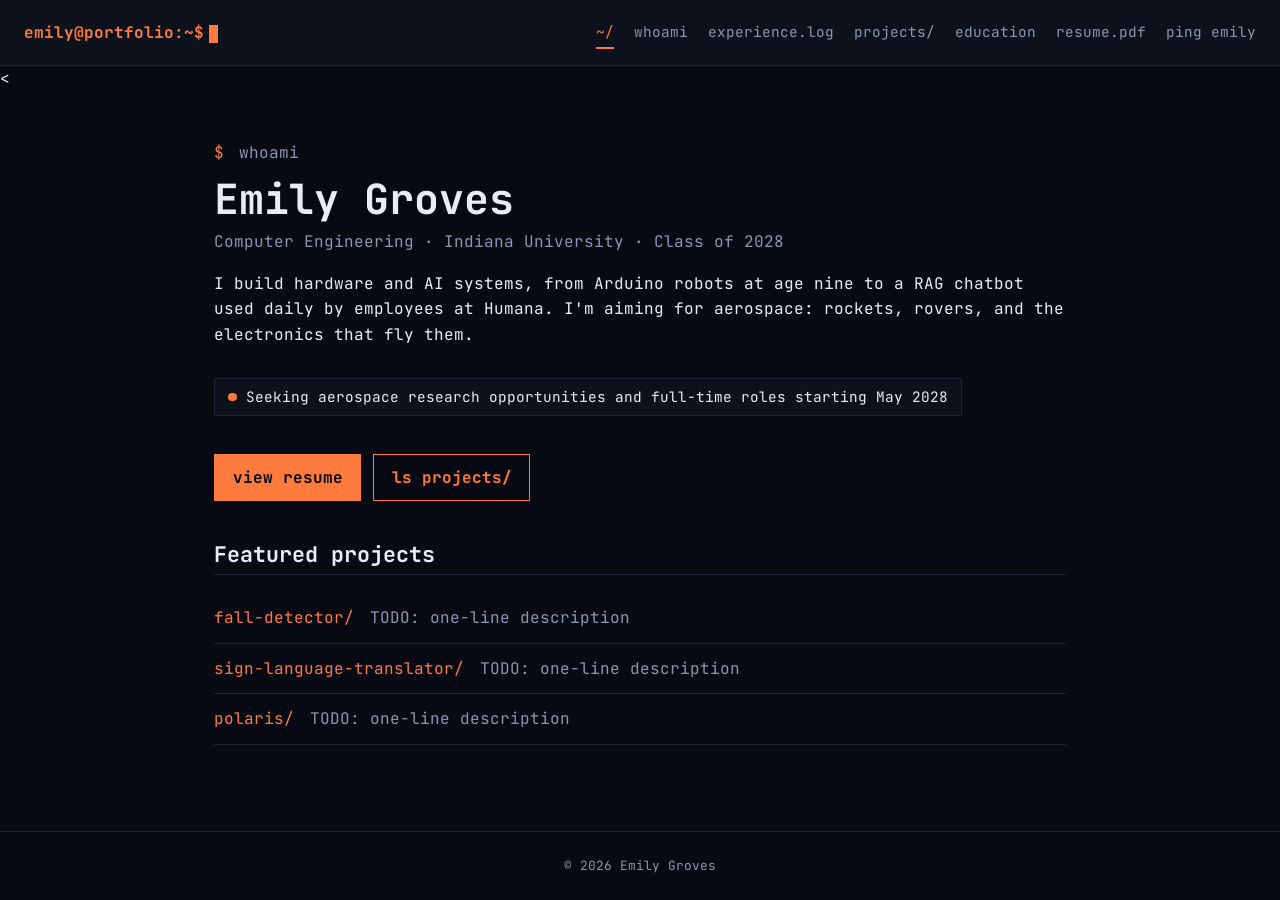
<file: index.html>
<!DOCTYPE html>
<html lang="en">
<head>
  <meta charset="UTF-8">
  <meta name="viewport" content="width=device-width, initial-scale=1.0">
  <title>Emily Groves | Computer Engineering</title>
  <meta name="description" content="Portfolio of Emily Groves, Computer Engineering at Indiana University.">
  <link rel="preconnect" href="https://fonts.googleapis.com">
  <link rel="preconnect" href="https://fonts.gstatic.com" crossorigin>
  <link href="https://fonts.googleapis.com/css2?family=JetBrains+Mono:wght@400;700&display=swap" rel="stylesheet">
  <link rel="stylesheet" href="/assets/css/style.css">
</head>
<body>
  <header class="site-header">
    <a class="prompt" href="/">emily@portfolio:~$</a>
    <nav>
      <a href="/" aria-current="page">~/</a>
      <a href="/about/">whoami</a>
      <a href="/experience/">experience.log</a>
      <a href="/projects/">projects/</a>
      <a href="/education/">education</a>
      <a href="/resume/">resume.pdf</a>
      <a href="/contact/">ping emily</a>
    </nav>
  </header>

  <<main>
  <section class="hero">
    <p class="cmd"><span class="ps1">$</span> whoami</p>
    <h1>Emily Groves</h1>
    <p class="tagline">Computer Engineering · Indiana University · Class of 2028</p>
    <p>
      I build hardware and AI systems, from Arduino robots at age nine to a
      RAG chatbot used daily by employees at Humana. I'm aiming for aerospace:
      rockets, rovers, and the electronics that fly them.
    </p>
    <p class="status">
      <span class="dot" aria-hidden="true"></span>
      Seeking aerospace research opportunities and full-time roles starting May 2028
    </p>
    <div class="actions">
      <a class="btn" href="/resume/">view resume</a>
      <a class="btn btn-ghost" href="/projects/">ls projects/</a>
    </div>
  </section>

  <section>
    <h2>Featured projects</h2>
    <ul class="project-list">
      <li><a href="/projects/fall-detector/">fall-detector/</a> <span>TODO: one-line description</span></li>
      <li><a href="/projects/sign-language-translator/">sign-language-translator/</a> <span>TODO: one-line description</span></li>
      <li><a href="/projects/polaris/">polaris/</a> <span>TODO: one-line description</span></li>
    </ul>
  </section>
</main>
  <footer class="site-footer">
    <p>© 2026 Emily Groves</p>
  </footer>
</body>
</html>
</file>
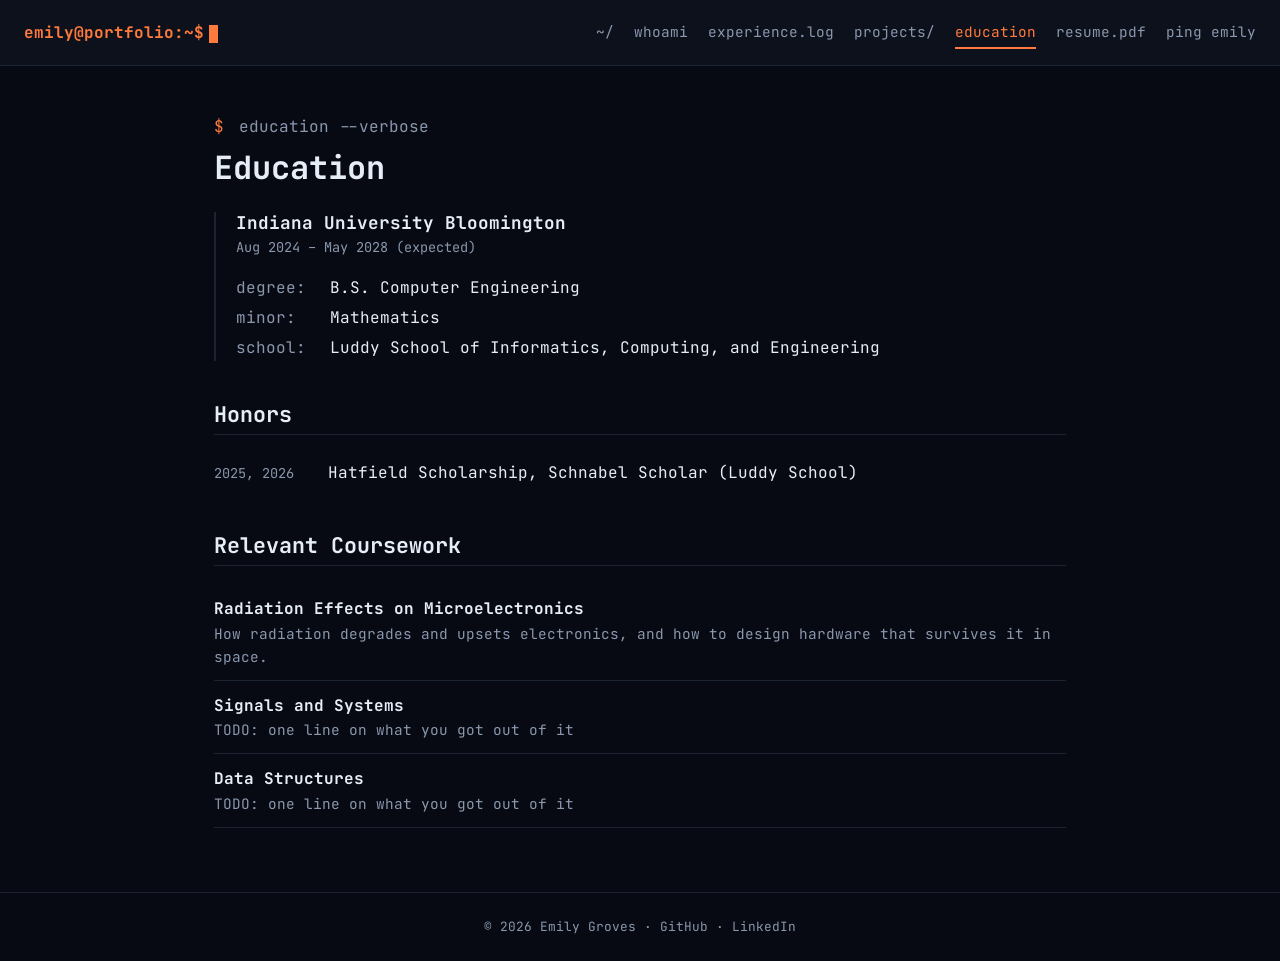
<file: education/index.html>
<!DOCTYPE html>
<html lang="en">
<head>
  <meta charset="UTF-8">
  <meta name="viewport" content="width=device-width, initial-scale=1.0">
  <title>Education | Emily Groves</title>
  <meta name="description" content="Emily Groves: B.S. Computer Engineering, Minor in Mathematics, Indiana University (May 2028). Hatfield Scholarship, Schnabel Scholar.">
  <link rel="preconnect" href="https://fonts.googleapis.com">
  <link rel="preconnect" href="https://fonts.gstatic.com" crossorigin>
  <link href="https://fonts.googleapis.com/css2?family=JetBrains+Mono:wght@400;700&display=swap" rel="stylesheet">
  <link rel="stylesheet" href="/assets/css/style.css">
</head>
<body>
  <header class="site-header">
    <a class="prompt" href="/">emily@portfolio:~$</a>
    <nav>
      <a href="/">~/</a>
      <a href="/about/">whoami</a>
      <a href="/experience/">experience.log</a>
      <a href="/projects/">projects/</a>
      <a href="/education/" aria-current="page">education</a>
      <a href="/resume/">resume.pdf</a>
      <a href="/contact/">ping emily</a>
    </nav>
  </header>

  <main>
    <p class="cmd"><span class="ps1">$</span> education --verbose</p>
    <h1>Education</h1>

    <article class="log-entry">
      <header class="log-head">
        <h3>Indiana University Bloomington</h3>
        <p class="log-meta">
          <time datetime="2024-08">Aug 2024</time> – <time datetime="2028-05">May 2028</time> (expected)
        </p>
      </header>
      <dl class="kv">
        <dt>degree</dt>   <dd>B.S. Computer Engineering</dd>
        <dt>minor</dt>    <dd>Mathematics</dd>
        <dt>school</dt>   <dd>Luddy School of Informatics, Computing, and Engineering</dd>
      </dl>
    </article>

    <h2>Honors</h2>
    <ul class="log-compact">
      <li><span class="log-meta">2025, 2026</span> Hatfield Scholarship, Schnabel Scholar (Luddy School)</li>
    </ul>

    <h2>Relevant Coursework</h2>
    <ul class="course-list">
      <li>
        <strong>Radiation Effects on Microelectronics</strong>
        <span>How radiation degrades and upsets electronics, and how to design hardware that survives it in space.</span>
      </li>
      <li>
        <strong>Signals and Systems</strong>
        <span>TODO: one line on what you got out of it</span>
      </li>
      <li>
        <strong>Data Structures</strong>
        <span>TODO: one line on what you got out of it</span>
      </li>
    </ul>
  </main>

  <footer class="site-footer">
    <p>
      © 2026 Emily Groves ·
      <a href="https://github.com/egroves-dev">GitHub</a> ·
      <a href="https://www.linkedin.com/in/emily-groves101">LinkedIn</a>
    </p>
  </footer>
</body>
</html>
</file>
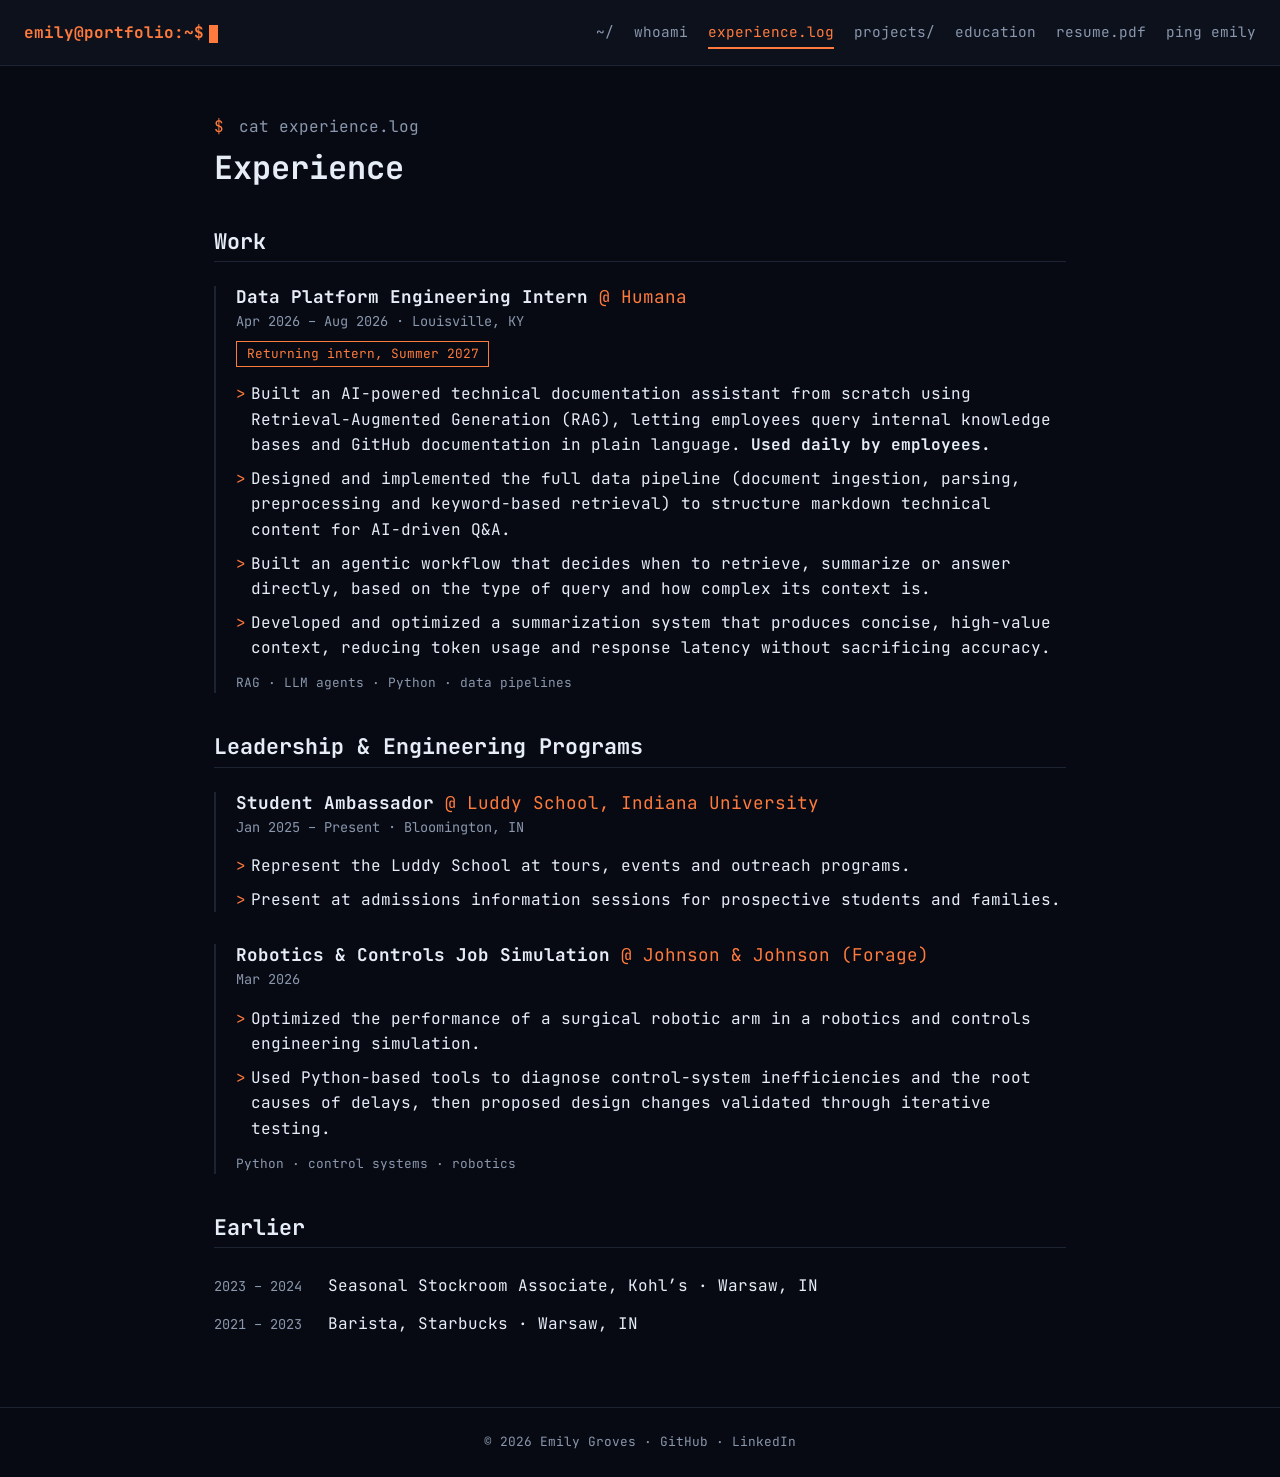
<file: experience/index.html>
<!DOCTYPE html>
<html lang="en">
<head>
  <meta charset="UTF-8">
  <meta name="viewport" content="width=device-width, initial-scale=1.0">
  <title>Experience | Emily Groves</title>
  <meta name="description" content="Work experience of Emily Groves: AI and data platform engineering at Humana, Luddy School Ambassador, and robotics and controls.">
  <link rel="preconnect" href="https://fonts.googleapis.com">
  <link rel="preconnect" href="https://fonts.gstatic.com" crossorigin>
  <link href="https://fonts.googleapis.com/css2?family=JetBrains+Mono:wght@400;700&display=swap" rel="stylesheet">
  <link rel="stylesheet" href="/assets/css/style.css">
</head>
<body>
  <header class="site-header">
    <a class="prompt" href="/">emily@portfolio:~$</a>
    <nav>
      <a href="/">~/</a>
      <a href="/about/">whoami</a>
      <a href="/experience/" aria-current="page">experience.log</a>
      <a href="/projects/">projects/</a>
      <a href="/education/">education</a>
      <a href="/resume/">resume.pdf</a>
      <a href="/contact/">ping emily</a>
    </nav>
  </header>

  <main>
    <p class="cmd"><span class="ps1">$</span> cat experience.log</p>
    <h1>Experience</h1>

    <!-- ===== Work ===== -->
    <h2>Work</h2>

    <article class="log-entry">
      <header class="log-head">
        <h3>Data Platform Engineering Intern <span class="org">@ Humana</span></h3>
        <p class="log-meta">
          <time datetime="2026-04">Apr 2026</time> – <time datetime="2026-08">Aug 2026</time>
          · Louisville, KY
        </p>
        <p class="tag">Returning intern, Summer 2027</p>
      </header>
      <ul>
        <li>Built an AI-powered technical documentation assistant from scratch using
          Retrieval-Augmented Generation (RAG), letting employees query internal knowledge
          bases and GitHub documentation in plain language. <strong>Used daily by employees.</strong></li>
        <li>Designed and implemented the full data pipeline (document ingestion, parsing,
          preprocessing and keyword-based retrieval) to structure markdown technical content for AI-driven Q&amp;A.</li>
        <li>Built an agentic workflow that decides when to retrieve, summarize or answer
          directly, based on the type of query and how complex its context is.</li>
        <li>Developed and optimized a summarization system that produces concise, high-value
          context, reducing token usage and response latency without sacrificing accuracy.</li>
      </ul>
      <p class="stack">RAG · LLM agents · Python · data pipelines</p>
    </article>

    <!-- ===== Leadership & simulations ===== -->
    <h2>Leadership &amp; Engineering Programs</h2>

    <article class="log-entry">
      <header class="log-head">
        <h3>Student Ambassador <span class="org">@ Luddy School, Indiana University</span></h3>
        <p class="log-meta"><time datetime="2025-01">Jan 2025</time> – Present · Bloomington, IN</p>
      </header>
      <ul>
        <li>Represent the Luddy School at tours, events and outreach programs.</li>
        <li>Present at admissions information sessions for prospective students and families.</li>
      </ul>
    </article>

    <article class="log-entry">
      <header class="log-head">
        <h3>Robotics &amp; Controls Job Simulation <span class="org">@ Johnson &amp; Johnson (Forage)</span></h3>
        <p class="log-meta"><time datetime="2026-03">Mar 2026</time></p>
      </header>
      <ul>
        <li>Optimized the performance of a surgical robotic arm in a robotics and controls engineering simulation.</li>
        <li>Used Python-based tools to diagnose control-system inefficiencies and the root causes
          of delays, then proposed design changes validated through iterative testing.</li>
      </ul>
      <p class="stack">Python · control systems · robotics</p>
    </article>

    <!-- ===== Earlier ===== -->
    <h2>Earlier</h2>
    <ul class="log-compact">
      <li><span class="log-meta">2023 – 2024</span> Seasonal Stockroom Associate, Kohl’s · Warsaw, IN</li>
      <li><span class="log-meta">2021 – 2023</span> Barista, Starbucks · Warsaw, IN</li>
    </ul>
  </main>

  <footer class="site-footer">
    <p>
      © 2026 Emily Groves ·
      <a href="https://github.com/egroves-dev">GitHub</a> ·
      <a href="https://www.linkedin.com/in/emily-groves101">LinkedIn</a>
    </p>
  </footer>
</body>
</html>
</file>
<file: assets/css/style.css>
/* ---------- Theme variables ---------- */
:root {
  --bg:      #070A12;
  --surface: #0C111C;
  --text:    #E6EDF7;
  --accent:  #FF7A3D;
  --muted:   #8A97AD;
  --border:  #1C2333;
  --font:    "JetBrains Mono", ui-monospace, monospace;
  --max-width: 900px;
  --space:   1.5rem;
}

/* ---------- Base ---------- */
*, *::before, *::after { box-sizing: border-box; }

html { scroll-behavior: smooth; }

body {
  margin: 0;
  min-height: 100vh;
  display: flex;
  flex-direction: column;
  background: var(--bg);
  color: var(--text);
  font-family: var(--font);
  font-size: 1rem;
  line-height: 1.6;
}

a { color: var(--accent); text-decoration: none; }
a:hover { text-decoration: underline; }

/* Visible keyboard focus everywhere (accessibility) */
:focus-visible {
  outline: 2px solid var(--accent);
  outline-offset: 3px;
  border-radius: 2px;
}

/* ---------- Header ---------- */
.site-header {
  position: sticky;
  top: 0;
  z-index: 10;
  display: flex;
  align-items: center;
  justify-content: space-between;
  flex-wrap: wrap;
  gap: 0.75rem var(--space);
  padding: 1rem var(--space);
  background: var(--surface);
  border-bottom: 1px solid var(--border);
}

.prompt {
  color: var(--accent);
  font-weight: 700;
  white-space: nowrap;
}
.prompt:hover { text-decoration: none; }

/* Blinking cursor after the prompt */
.prompt::after {
  content: "";
  display: inline-block;
  width: 0.55em;
  height: 1.1em;
  margin-left: 0.3em;
  vertical-align: text-bottom;
  background: var(--accent);
  animation: blink 1.1s steps(1) infinite;
}

@keyframes blink {
  50% { opacity: 0; }
}

/* ---------- Navigation ---------- */
nav {
  display: flex;
  flex-wrap: wrap;
  gap: 0.25rem 1.25rem;
}

nav a {
  color: var(--muted);
  font-size: 0.9rem;
  padding: 0.25rem 0;
  border-bottom: 2px solid transparent;
  transition: color 0.15s, border-color 0.15s;
}

nav a:hover {
  color: var(--text);
  text-decoration: none;
}

/* Current page: set aria-current="page" on that link */
nav a[aria-current="page"] {
  color: var(--accent);
  border-bottom-color: var(--accent);
}

/* ---------- Main content ---------- */
main {
  flex: 1;
  width: 100%;
  max-width: var(--max-width);
  margin: 0 auto;
  padding: calc(var(--space) * 2) var(--space);
}

h1, h2, h3 { line-height: 1.25; }

h1 {
  font-size: 2rem;
  margin-top: 0;
}

h2 {
  font-size: 1.35rem;
  margin-top: 2.5rem;
  padding-bottom: 0.4rem;
  border-bottom: 1px solid var(--border);
}

/* ---------- Home ---------- */
.cmd { color: var(--muted); margin: 0 0 0.5rem; }
.ps1 { color: var(--accent); margin-right: 0.5ch; }

.hero h1 { font-size: 2.6rem; margin-bottom: 0.25rem; }
.tagline { color: var(--muted); margin-top: 0; }

.status {
  display: inline-flex;
  align-items: center;
  gap: 0.6rem;
  padding: 0.4rem 0.8rem;
  border: 1px solid var(--border);
  background: var(--surface);
  font-size: 0.9rem;
}
.dot {
  width: 0.55rem;
  height: 0.55rem;
  border-radius: 50%;
  background: var(--accent);
  flex-shrink: 0;
}

.actions { display: flex; flex-wrap: wrap; gap: 0.75rem; margin-top: 1.5rem; }
.btn {
  display: inline-block;
  padding: 0.6rem 1.1rem;
  border: 1px solid var(--accent);
  background: var(--accent);
  color: var(--bg);
  font-weight: 700;
}
.btn:hover { text-decoration: none; filter: brightness(1.1); }
.btn-ghost { background: transparent; color: var(--accent); }

.project-list { list-style: none; padding: 0; }
.project-list li {
  display: flex;
  flex-wrap: wrap;
  gap: 0.25rem 1rem;
  padding: 0.75rem 0;
  border-bottom: 1px solid var(--border);
}
.project-list span { color: var(--muted); }

@media (max-width: 640px) {
  .hero h1 { font-size: 2rem; }
}

/* ---------- Footer ---------- */
.site-footer {
  padding: var(--space);
  border-top: 1px solid var(--border);
  color: var(--muted);
  font-size: 0.8rem;
  text-align: center;
}

.site-footer p { margin: 0; }

/* ---------- Small screens ---------- */
@media (max-width: 640px) {
  .site-header {
    position: static;
    flex-direction: column;
    align-items: flex-start;
  }

  nav { gap: 0.25rem 1rem; }

  h1 { font-size: 1.6rem; }

  main { padding: var(--space) 1rem; }
}

/* Respect users who turn off animations */
@media (prefers-reduced-motion: reduce) {
  html { scroll-behavior: auto; }
  .prompt::after { animation: none; }
  nav a { transition: none; }
}

/* ---------- Log entries (Experience, Education) ---------- */
.log-entry {
  margin: 1.5rem 0 2rem;
  padding-left: 1.25rem;
  border-left: 2px solid var(--border);
}
.log-entry:hover { border-left-color: var(--accent); }

.log-head h3 {
  margin: 0;
  font-size: 1.1rem;
}
.org { color: var(--accent); font-weight: 400; }

.log-meta {
  margin: 0.2rem 0 0;
  color: var(--muted);
  font-size: 0.85rem;
}

.tag {
  display: inline-block;
  margin: 0.5rem 0 0;
  padding: 0.1rem 0.6rem;
  border: 1px solid var(--accent);
  color: var(--accent);
  font-size: 0.8rem;
}

/* Bullets drawn as terminal arrows */
.log-entry ul {
  list-style: none;
  padding: 0;
  margin: 0.9rem 0 0;
}
.log-entry li {
  position: relative;
  padding-left: 1.5ch;
  margin-bottom: 0.5rem;
}
.log-entry li::before {
  content: ">";
  position: absolute;
  left: 0;
  color: var(--accent);
}

.stack {
  margin: 0.75rem 0 0;
  color: var(--muted);
  font-size: 0.8rem;
}

/* Compact one-line entries */
.log-compact { list-style: none; padding: 0; }
.log-compact li { padding: 0.4rem 0; }
.log-compact .log-meta {
  display: inline-block;
  min-width: 13ch;
  margin: 0;
}

/* Key/value pairs (Education) */
.kv {
  display: grid;
  grid-template-columns: max-content 1fr;
  gap: 0.3rem 1.5rem;
  margin: 1rem 0 0;
}
.kv dt { color: var(--muted); }
.kv dt::after { content: ":"; }
.kv dd { margin: 0; }

/* Coursework */
.course-list { list-style: none; padding: 0; }
.course-list li {
  display: flex;
  flex-direction: column;
  padding: 0.75rem 0;
  border-bottom: 1px solid var(--border);
}
.course-list span { color: var(--muted); font-size: 0.9rem; }

/* Footer links */
.site-footer a { color: var(--muted); }
.site-footer a:hover { color: var(--accent); }

@media (max-width: 640px) {
  .log-compact .log-meta { display: block; }
}
</file>
